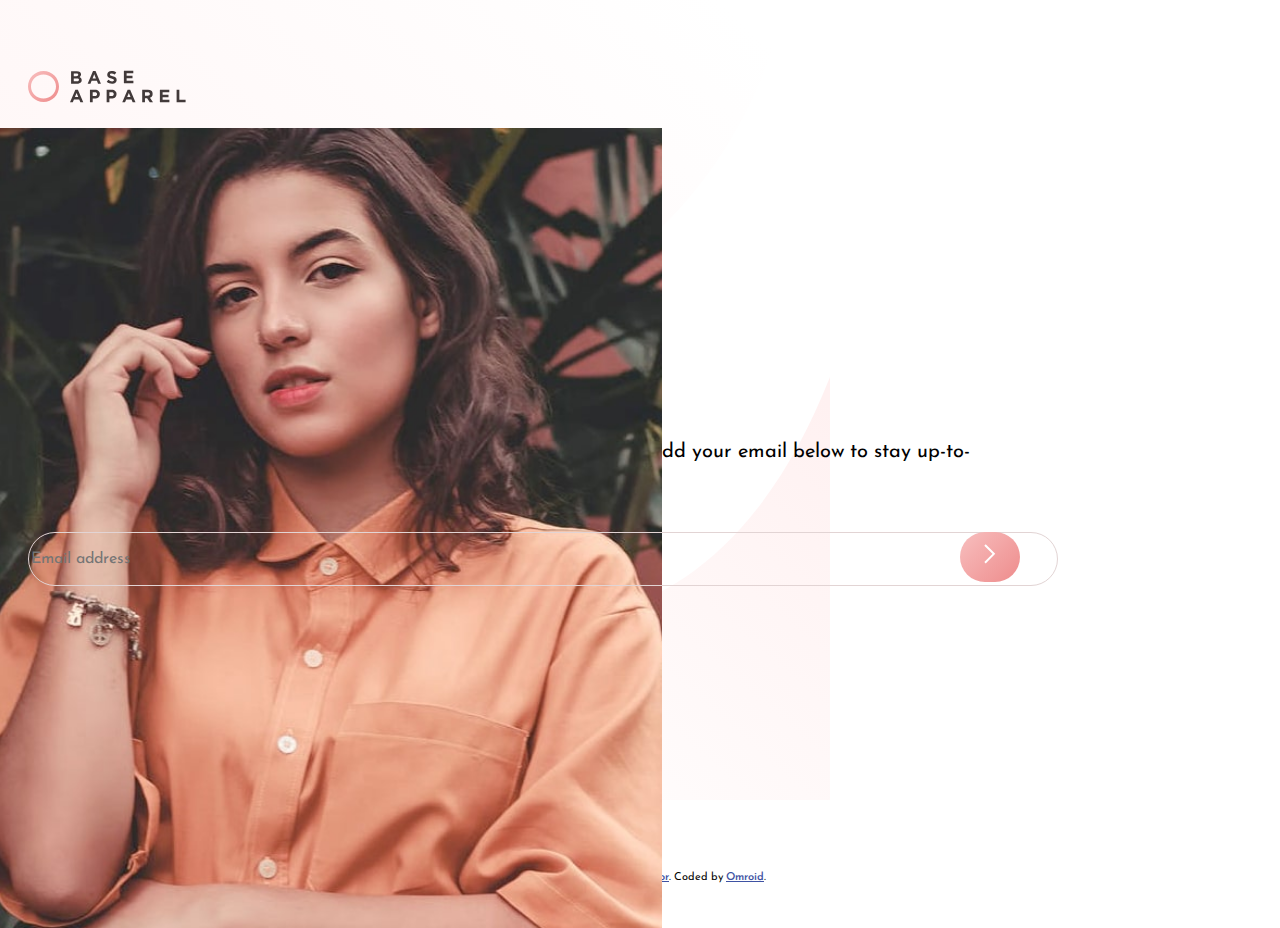
<file: base-apparel-coming-soon-master/index.html>
﻿<!DOCTYPE html>
<html lang="en">
<head>
    <meta charset="UTF-8">
    <meta name="viewport" content="width=device-width, initial-scale=1.0"> <!-- displays site properly based on user's device -->
    <link rel="stylesheet" href="https://cdn.jsdelivr.net/npm/bootstrap@4.5.3/dist/css/bootstrap.min.css" integrity="sha384-TX8t27EcRE3e/ihU7zmQxVncDAy5uIKz4rEkgIXeMed4M0jlfIDPvg6uqKI2xXr2" crossorigin="anonymous">
    <link rel="stylesheet" href="styles.css">

    <!-- jQuery and JS bundle w/ Popper.js -->
    <script src="https://code.jquery.com/jquery-3.5.1.slim.min.js" integrity="sha384-DfXdz2htPH0lsSSs5nCTpuj/zy4C+OGpamoFVy38MVBnE+IbbVYUew+OrCXaRkfj" crossorigin="anonymous"></script>
    <script src="https://cdn.jsdelivr.net/npm/bootstrap@4.5.3/dist/js/bootstrap.bundle.min.js" integrity="sha384-ho+j7jyWK8fNQe+A12Hb8AhRq26LrZ/JpcUGGOn+Y7RsweNrtN/tE3MoK7ZeZDyx" crossorigin="anonymous"></script>

    <link rel="icon" type="image/png" sizes="32x32" href="./images/favicon-32x32.png">

    <title>Frontend Mentor | Base Apparel coming soon page</title>
    <!-- Feel free to remove these styles or customise in your own stylesheet 👍 -->
    
    <script>

        const parameters = {};
        function init() {
            parameters.email = document.getElementById("email");
            parameters.error = document.getElementById("error");
        }

        function ValidateEmail() {
            let mailformat = /^[a-zA-Z0-9.!#$%&'*+/=?^_`{|}~-]+@[a-zA-Z0-9-]+(?:\.[a-zA-Z0-9-]+)*$/;
            if (parameters.email.value.match(mailformat)) {
                parameters.error.innerHTML = "";
            }
            else {
                parameters.error.innerHTML = "Please provide valid email";
            }
         }
    </script>
</head>
<body onload="init()">

    <div class="container">
        <div class="row" style="position:static">
            <div class="col-md-7">
                <div class="logo_Container"><img src="./images/logo.svg" /></div>
            </div>


            <div class="col-md-5">
                <div class="img1">
                </div>

            </div>
            <div class="col-md-7">
                <div class="contant_container">
                    <h2> WER'E </h2><h3>COMMING SOON</h3>
                    <p>
                        Hello fellow shoppers! We're currently building our new fashion store.
                        Add your email below to stay up-to-date with announcements and our launch deals.
                        Email Address
                    </p>
                </div>
                <div class="form_container">
                    <input type="email" class="form-control email_txt" placeholder="Email address" id="email" />
                    <button class="btn" onclick="ValidateEmail()"><img src="./images/icon-arrow.svg" /></button>
                    <div class="error_txt"><p id="error"></p></div>
                </div>

            </div>

        </div>

    </div>
    <footer>
        <p class="attribution">
            Challenge by <a href="https://www.frontendmentor.io?ref=challenge" target="_blank">Frontend Mentor</a>.
            Coded by <a href="#">Omroid</a>.
        </p>
    </footer>




</body>
</html>
</file>
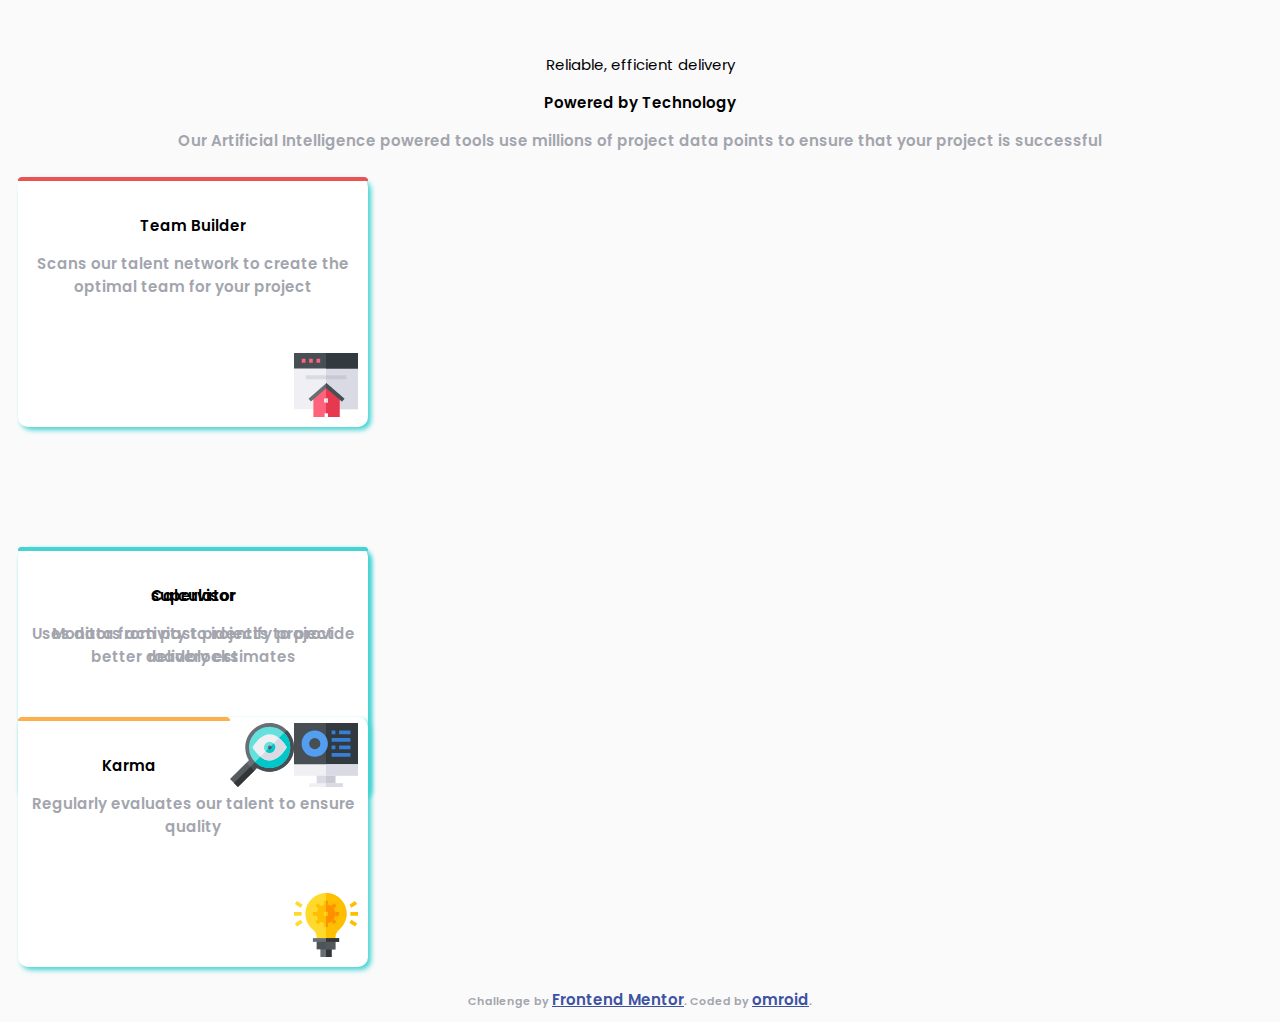
<file: four-card-feature-section-master/index.html>
﻿<!DOCTYPE html>
<html lang="en">
<head>
    <meta charset="UTF-8">
    <meta name="viewport" content="width=device-width, initial-scale=1.0"> <!-- displays site properly based on user's device -->
    <!-- CSS -->
    <link rel="stylesheet" href="https://cdn.jsdelivr.net/npm/bootstrap@4.5.3/dist/css/bootstrap.min.css" integrity="sha384-TX8t27EcRE3e/ihU7zmQxVncDAy5uIKz4rEkgIXeMed4M0jlfIDPvg6uqKI2xXr2" crossorigin="anonymous">

    <!-- jQuery and JS bundle w/ Popper.js -->
    <script src="https://code.jquery.com/jquery-3.5.1.slim.min.js" integrity="sha384-DfXdz2htPH0lsSSs5nCTpuj/zy4C+OGpamoFVy38MVBnE+IbbVYUew+OrCXaRkfj" crossorigin="anonymous"></script>
    <script src="https://cdn.jsdelivr.net/npm/bootstrap@4.5.3/dist/js/bootstrap.bundle.min.js" integrity="sha384-ho+j7jyWK8fNQe+A12Hb8AhRq26LrZ/JpcUGGOn+Y7RsweNrtN/tE3MoK7ZeZDyx" crossorigin="anonymous"></script>
    <link rel="icon" type="image/png" sizes="32x32" href="./images/favicon-32x32.png">
    <link rel="stylesheet" href="styles.css">
    <title>Frontend Mentor | Four card feature section</title>
    <!-- Feel free to remove these styles or customise in your own stylesheet 👍 -->
 
</head>
<body>
    <div class="container">
        <div class="row">
            <div class="col" style="padding-top:30px;">
                <h3 class="mainTitle"> Reliable, efficient delivery</h3>
                <h3 class="bold">Powered by Technology</h3>
                <p>Our Artificial Intelligence powered tools use millions of project data points to ensure that your project is successful</p>
            </div>
        </div>
        <div class="row">
            <div class="col-md-4 offset-md-4 pading">
                <div class="divCard">
                    <hr class="line" style="border: 2px solid var(--Red);background-color: var(--Red);">
                    <div class="pading">
                        <h3 class="bold">Team Builder</h3>
                        <p>Scans our talent network to create the optimal team for your project</p>
                        <img class="imgDiv" src="./images/icon-team-builder.svg" />
                       
                    </div>
                </div>
            </div>


            <div class="col-md-4 pading div1" >
                <div class="divCard">
                    <hr class="line" style="border: 2px solid var(--Blue);background-color: var(--Blue);">
                    <div class="pading">
                        <h3 class="bold">  Calculator</h3>
                        <p> Uses data from past projects to provide better delivery estimates</p>
                        <img class="imgDiv" src="./images/icon-calculator.svg" />
                    </div>
                    </div>
                </div>


            <div class="col-md-4 pading div2">
                <div class="divCard">
                    <hr class="line" style="border: 2px solid var(--Cyan);background-color:var(--Cyan);">
                    <div class="pading">
                        <h3 class="bold">supervisor</h3>
                        <p>Monitors activity to identify project roadblocks</p>
                        <img class="imgDiv" src="./images/icon-supervisor.svg" />
                    </div>
                    </div>
                </div>
            <div class="col-md-4 pading div3">
                <div class="divCard">
                    <hr class="line" style="border: 2px solid var(--Orange);background-color: var(--Orange);">
                    <div class="pading">
                        <h3 class="bold">Karma</h3>
                        <p>Regularly evaluates our talent to ensure quality</p>
                        <img class="imgDiv" style="" src="./images/icon-karma.svg" />
                    </div>
                </div>
                </div>


        </div>
</div>

        <footer>
            <p class="attribution">
                Challenge by <a href="https://www.frontendmentor.io?ref=challenge" target="_blank">Frontend Mentor</a>.
                Coded by <a href="#">omroid</a>.
            </p>
        </footer>
    
</body>
</html>
</file>
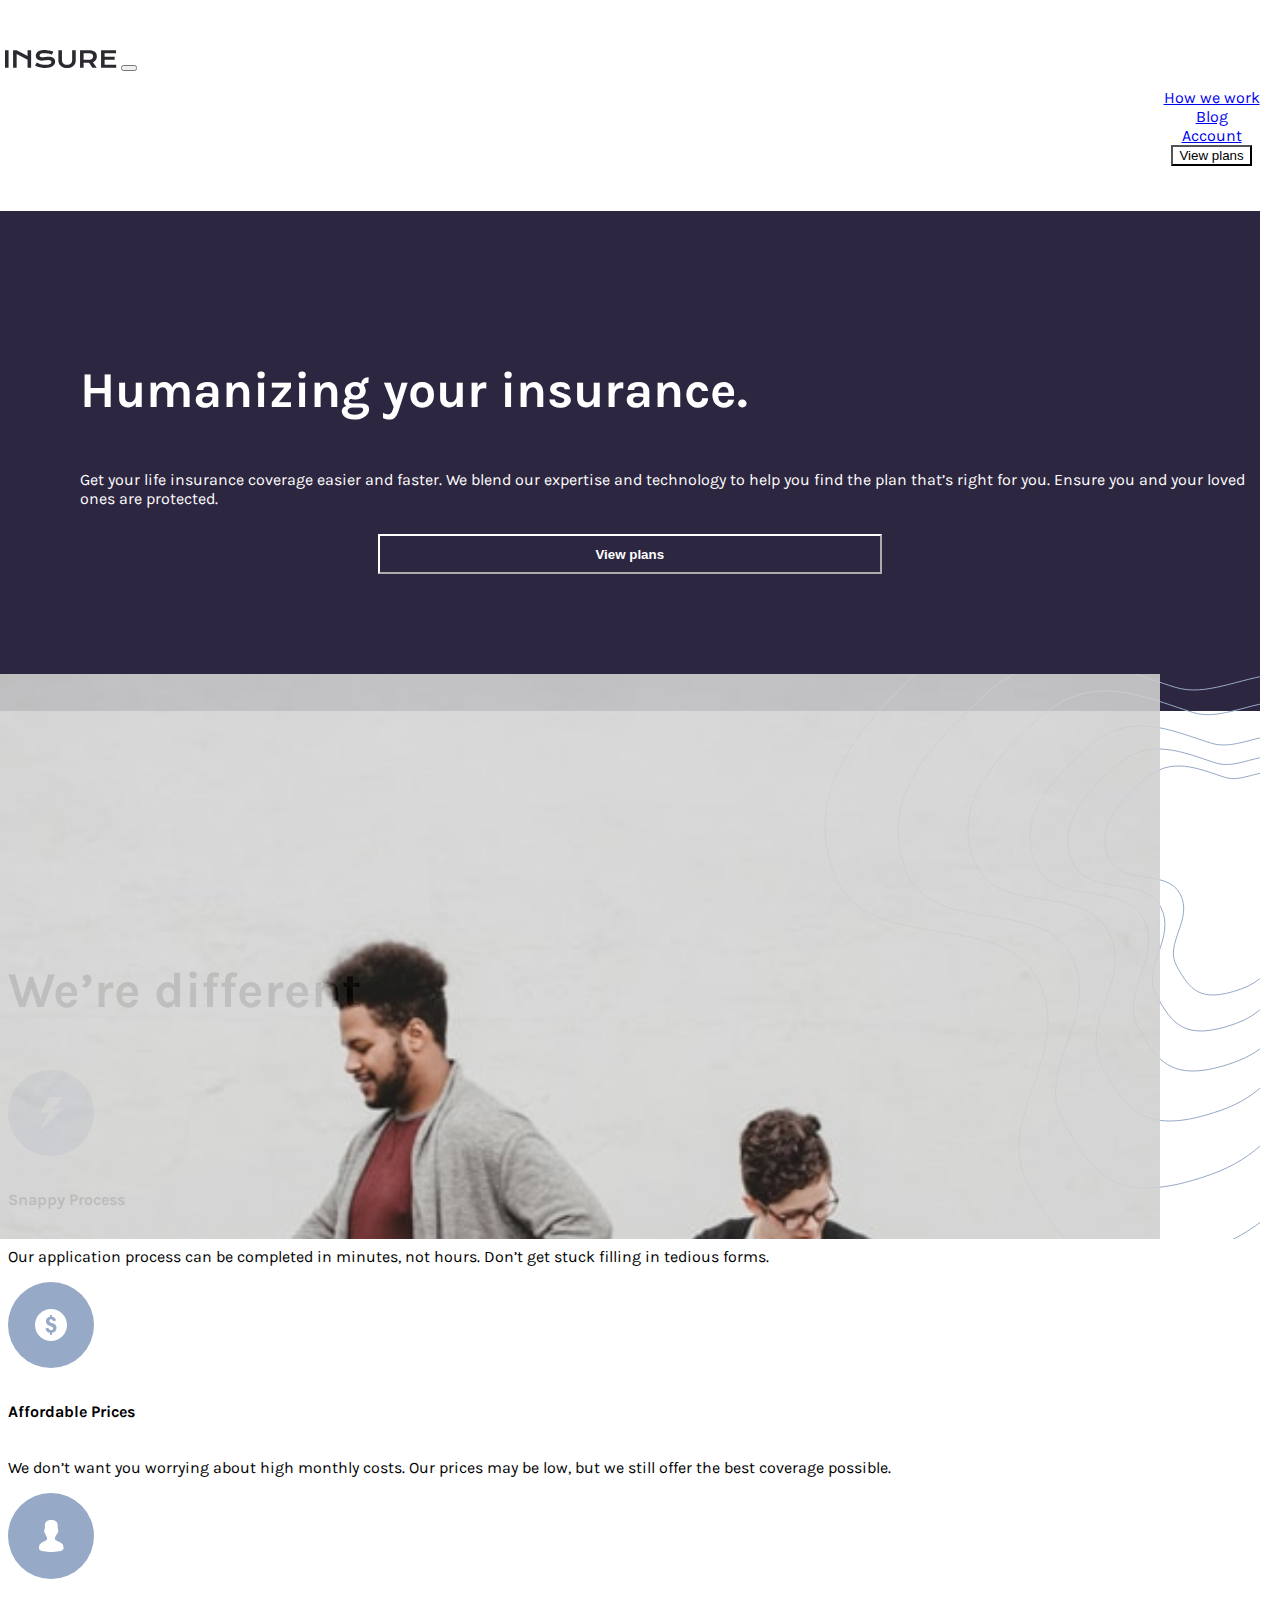
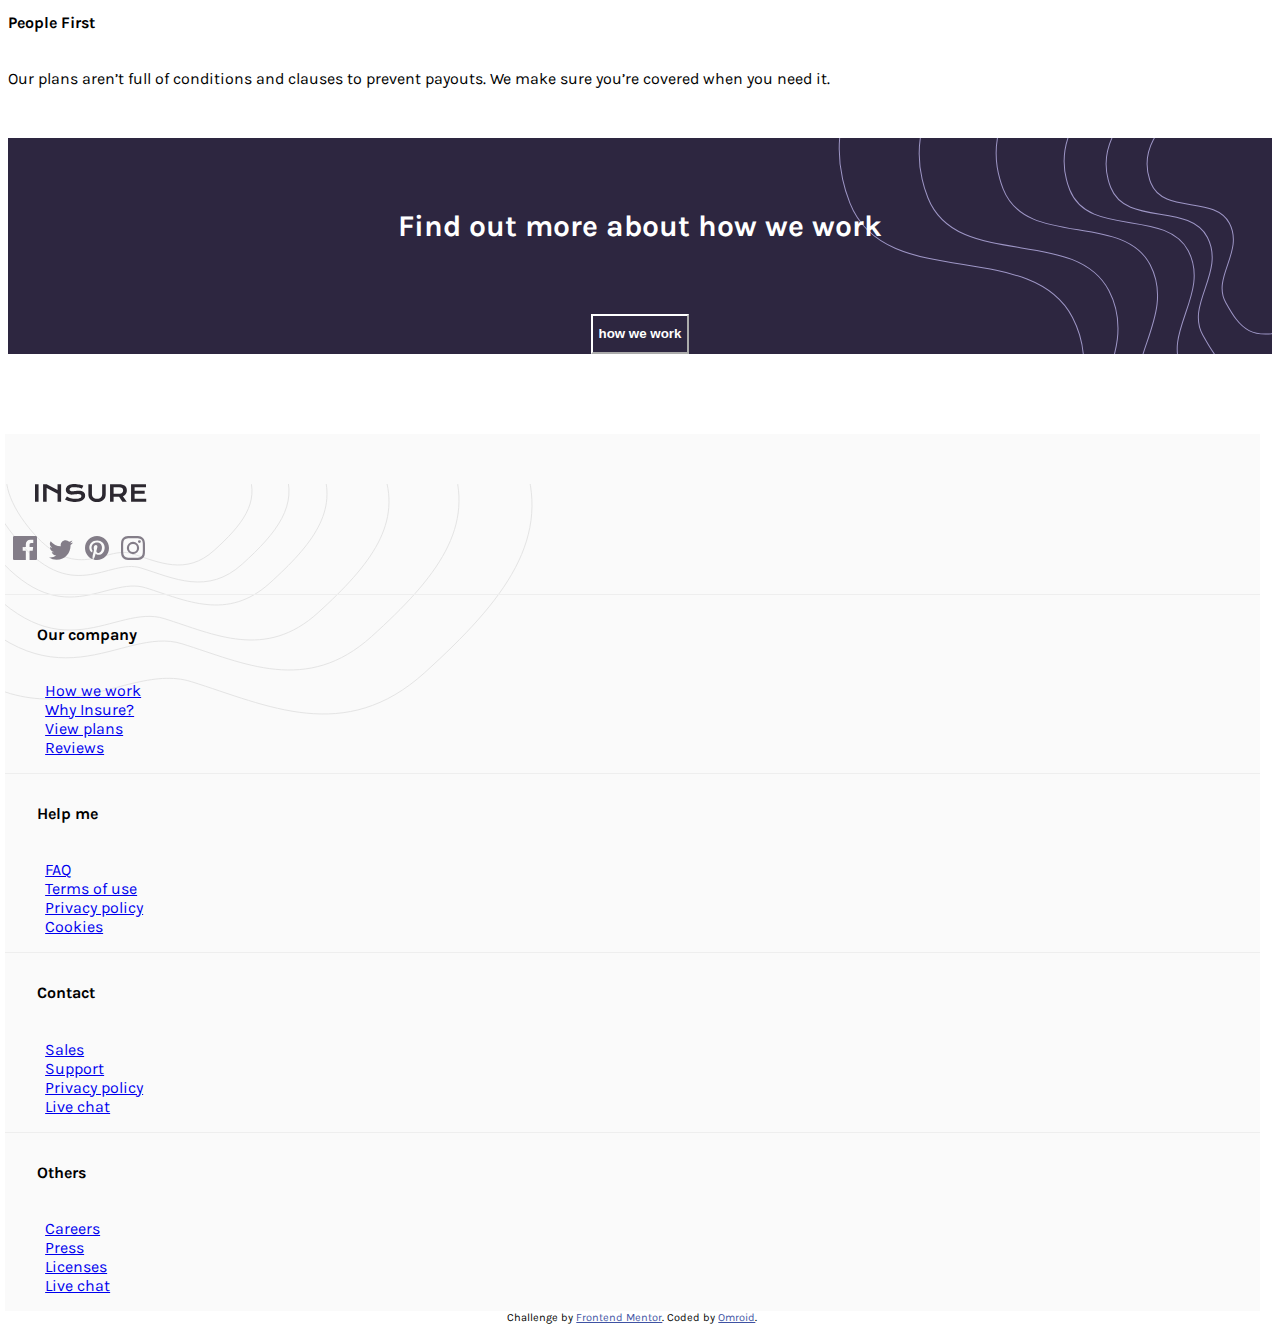
<file: insure-landing-page-master/index.html>
﻿<!DOCTYPE html>
<html lang="en">
<head>
    <meta charset="UTF-8">
    <meta name="viewport" content="width=device-width, initial-scale=1.0"> <!-- displays site properly based on user's device -->
    <!-- CSS -->
    <link rel="stylesheet" href="https://cdn.jsdelivr.net/npm/bootstrap@4.5.3/dist/css/bootstrap.min.css" integrity="sha384-TX8t27EcRE3e/ihU7zmQxVncDAy5uIKz4rEkgIXeMed4M0jlfIDPvg6uqKI2xXr2" crossorigin="anonymous">

    <!-- jQuery and JS bundle w/ Popper.js -->
    <script src="https://code.jquery.com/jquery-3.5.1.slim.min.js" integrity="sha384-DfXdz2htPH0lsSSs5nCTpuj/zy4C+OGpamoFVy38MVBnE+IbbVYUew+OrCXaRkfj" crossorigin="anonymous"></script>
    <script src="https://cdn.jsdelivr.net/npm/bootstrap@4.5.3/dist/js/bootstrap.bundle.min.js" integrity="sha384-ho+j7jyWK8fNQe+A12Hb8AhRq26LrZ/JpcUGGOn+Y7RsweNrtN/tE3MoK7ZeZDyx" crossorigin="anonymous"></script>
    <link rel="icon" type="image/png" sizes="32x32" href="./images/favicon-32x32.png">

    <title>Frontend Mentor | Insure landing page</title>
    <!-- Feel free to remove these styles or customise in your own stylesheet 👍 -->
    <link rel="stylesheet" href="styles.css">
</head>
<body>
    <div class="container">
        <div class="row">

            <div class="col navCol">
                <nav class="navbar navbar-expand-sm navbar-light inner">
                    <img src="./images/logo.svg" />
                    <button class="navbar-toggler collapsed" type="button" data-toggle="collapse" data-target="#navbarSupportedContent" aria-controls="navbarSupportedContent" aria-expanded="false" aria-label="Toggle navigation">
                        <span class="navbar-toggler-icon"></span>
                    </button>
                    <div class="collapse navbar-collapse" id="navbarSupportedContent">

                        <ul class="navbar-nav">
                            <li class="nav-item">
                                <a class="nav-link" href="#">How we work </a>
                            </li>
                            <li class="nav-item">
                                <a class="nav-link" href="#">Blog</a>
                            </li>
                            <li class="nav-item">
                                <a class="nav-link" href="#">Account</a>
                            </li>

                            <li class="nav-item">
                                <div class=" nav-link "><button class="toolbarBtnView">View plans</button></div>
                            </li>
                        </ul>

                    </div>


                </nav>
            </div>
        </div>
        <div class="row humazingRowDiv ">
            <div class="row darkColored humazingRowDiv inner ">
                <div class="col-sm-6 humazingColDiv1">
                    <h3> Humanizing your insurance.</h3>
                    <p>
                        Get your life insurance coverage easier and faster. We blend our expertise
                        and technology to help you find the plan that’s right for you. Ensure you
                        and your loved ones are protected.
                    </p>
                    <div style="text-align:center; padding-top:10px;">
                        <button type="button" class="btn1 humazingBtn">View plans</button>
                    </div>
                </div>
                <div class="col-sm-6 humazingColDiv2">
                    <div class="image-intro"></div>

                </div>
            </div>
        </div>
        <div class="row center">
            <div class="col">
                <h3>We’re different</h3>
            </div>
        </div>
        <div class="row center">
            <div class="col-sm-4">
                <img src="./images/icon-snappy-process.svg" />
                <h6>Snappy Process</h6>
                <p>
                    Our application process can be completed in minutes, not hours. Don’t get
                    stuck filling in tedious forms.
                </p>

            </div>
            <div class="col-sm-4">
                <img src="./images/icon-affordable-prices.svg" />
                <h6>Affordable Prices</h6>
                <p>
                    We don’t want you worrying about high monthly costs. Our prices may be low,
                    but we still offer the best coverage possible.
                </p>

            </div>
            <div class="col-sm-4">
                <img src="./images/icon-people-first.svg" />
                <h6>People First</h6>
                <p>
                    Our plans aren’t full of conditions and clauses to prevent payouts. We make
                    sure you’re covered when you need it.
                </p>

            </div>

        </div>
        <div class="row darkColored ">
            <div class="col howWeWorkDiv">
                <div class="row">
                    <div class="col-sm-6 howWeWorkLineDiv">
                        <h4>Find out more about how we work</h4>
                    </div>
                    <div class="col-sm-3 offset-sm-3 howWeWorkLineDiv">
                        <button type="button" class="btn1">how we work</button>
                    </div>
                </div>
            </div>


        </div>

        <div class="row center inner" style="background-color:var(--Very_Light_Gray) ">
            <div class="col" style="background:url(./images/bg-pattern-footer-desktop.svg) no-repeat; background-position:top left">
                <div class="row">
                    <div class="col-sm-6 buttomLogo">

                        <img src="./images/logo.svg" />


                    </div>
                    <div class="col-sm-3 offset-sm-3">
                        <img class="icon" src="images/icon-facebook.svg" />
                        <img class="icon" src="./images/icon-twitter.svg" />
                        <img class="icon" src="./images/icon-pinterest.svg" />
                        <img class="icon" src="./images/icon-instagram.svg" />

                    </div>
                    <div class="col-sm-3 linksDiv companyDiv">
                        <h6>Our company</h6>
                        <ul>
                            <li><a href="#">How we work</a></li>
                            <li><a href="#">Why Insure?</a></li>
                            <li><a href="#">View plans</a></li>
                            <li><a href="#">Reviews</a></li>
                        </ul>


                    </div>
                    <div class="col-sm-3 linksDiv">
                        <h6>Help me</h6>
                        <ul>
                            <li><a href="#">FAQ</a></li>
                            <li><a href="#">Terms of use</a></li>
                            <li><a href="#">Privacy policy</a></li>
                            <li><a href="#">Cookies</a></li>
                        </ul>




                    </div>
                    <div class="col-sm-3 linksDiv">
                        <h6>Contact</h6>
                        <ul>
                            <li><a href="#">Sales</a></li>
                            <li><a href="#">Support</a></li>
                            <li><a href="#">Privacy policy</a></li>
                            <li><a href="#">Live chat</a></li>
                        </ul>
                    </div>
                    <div class="col-sm-3 linksDiv">
                        <h6>Others</h6>
                        <ul>
                            <li><a href="#">Careers</a></li>
                            <li><a href="#">Press</a></li>
                            <li><a href="#">Licenses</a></li>
                            <li><a href="#">Live chat</a> </li>
                        </ul>
                    </div>
                    <div class="col">
                        <div class="attribution">
                            Challenge by <a href="https://www.frontendmentor.io?ref=challenge" target="_blank">Frontend Mentor</a>.
                            Coded by <a href="#">Omroid</a>.
                        </div>
                    </div>
                </div>
            </div>
        </div>
    </div>
     
</body>
</html>
</file>
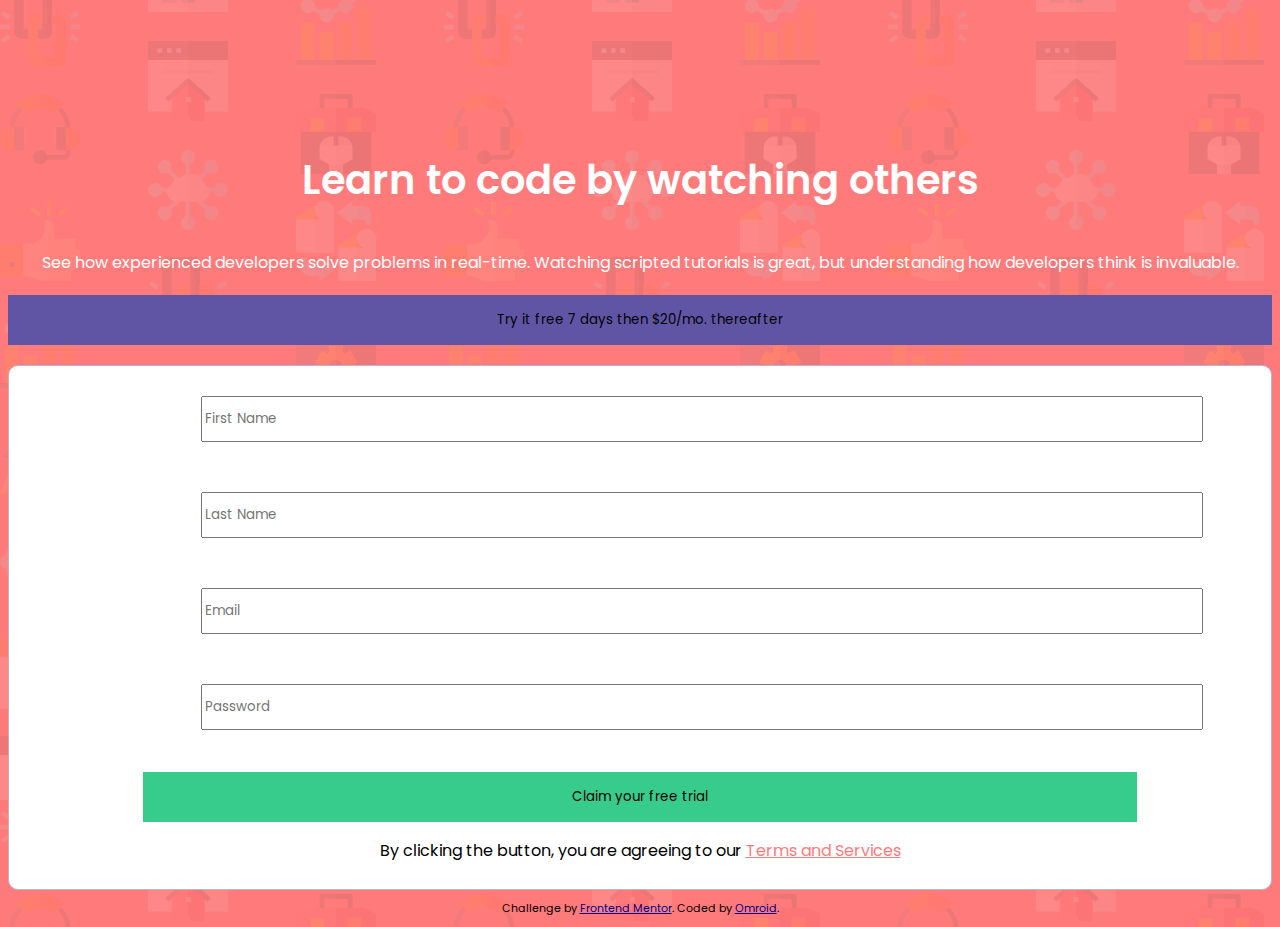
<file: intro-component-with-signup-form-master/index.html>
﻿<!DOCTYPE html>
<html lang="en">
<head>
    <meta charset="UTF-8">
    <meta name="viewport" content="width=device-width, initial-scale=1.0"> <!-- displays site properly based on user's device -->
    <link rel="stylesheet" href="https://cdn.jsdelivr.net/npm/bootstrap@4.5.3/dist/css/bootstrap.min.css" integrity="sha384-TX8t27EcRE3e/ihU7zmQxVncDAy5uIKz4rEkgIXeMed4M0jlfIDPvg6uqKI2xXr2" crossorigin="anonymous">

    <!-- jQuery and JS bundle w/ Popper.js -->
    <script src="https://code.jquery.com/jquery-3.5.1.slim.min.js" integrity="sha384-DfXdz2htPH0lsSSs5nCTpuj/zy4C+OGpamoFVy38MVBnE+IbbVYUew+OrCXaRkfj" crossorigin="anonymous"></script>
    <script src="https://cdn.jsdelivr.net/npm/bootstrap@4.5.3/dist/js/bootstrap.bundle.min.js" integrity="sha384-ho+j7jyWK8fNQe+A12Hb8AhRq26LrZ/JpcUGGOn+Y7RsweNrtN/tE3MoK7ZeZDyx" crossorigin="anonymous"></script>
    <link rel="icon" type="image/png" sizes="32x32" href="./images/favicon-32x32.png">
    <link rel="stylesheet" href="styles.css">
    <title>Frontend Mentor | Intro component with sign up form</title>
    <!-- Feel free to remove these styles or customise in your own stylesheet 👍 -->

    <script>
        const param = {}
        function init() {
            param.container = document.getElementById("container");
            insertParametersObj(param, param.container);

        }
        function insertParametersObj(obj, currentElement) {
            if (currentElement.id && currentElement.id.length > 0) {
                obj[currentElement.id] = currentElement;
            }

            if (currentElement.hasChildNodes()) {
                insertParametersObj(obj, currentElement.firstChild);
            }

            if (currentElement.nextElementSibling != null) {
                insertParametersObj(obj, currentElement.nextElementSibling);
            }
        }

        function validate() {
            param.errorFirstName.style.visibility = "hidden";
            param.errorLastName.style.visibility = "hidden";
            param.errorPassword.style.visibility = "hidden";
            param.errorEmail.style.visibility = "hidden";
            param.errorMessageFirstName.style.visibility = "hidden";
            param.errorMessageLastName.style.visibility = "hidden";
            param.errorMessagePassword.style.visibility = "hidden";
            param.errorMessageEmail.style.visibility = "hidden";


            if (emptyNoSpaces_validation(param.FirstName) === false) {
                param.errorFirstName.style.visibility = "visible";
                param.errorMessageFirstName.style.visibility = "visible";

            }
            if (emptyNoSpaces_validation(param.LastName) === false) {
                param.errorLastName.style.visibility = "visible";
                param.errorMessageLastName.style.visibility = "visible";

            }
            if (emptyNoSpaces_validation(param.Password) === false) {
                param.errorPassword.style.visibility = "visible";
                param.errorMessagePassword.style.visibility = "visible";

            }
            if (ValidateEmail(param.Email) === false) {
                param.errorEmail.style.visibility = "visible";
                param.errorMessageEmail.style.visibility = "visible";

            }
        }

        function emptyNoSpaces_validation(uid) {

            if (uid.value.indexOf(' ') >= 0) {
                return false;
            }

            let uid_len = uid.value.length;
            if (uid_len == 0) {
                return false;
            }
            return true;
        }

        function ValidateEmail(uemail) {
            var mailformat = /^\w+([\.-]?\w+)*@\w+([\.-]?\w+)*(\.\w{2,3})+$/;
            if (uemail.value.match(mailformat)) {
                return true;
            }
            return false;

        }

    </script>
</head>
<body onload="init()">
    <div class="container" id="container">
        <div class="row">
            <div class="col-sm-6 contant-container">
                <h3>Learn to code by watching others</h3>
                <p>
                    See how experienced developers solve problems in real-time. Watching scripted tutorials is great,
                    but understanding how developers think is invaluable.
                </p>
            </div>
            <div class="col-sm-6">
                <button type="button" class="btn btn-primary" style="width:100%; background-color:var(--Blue);border:none">Try it free 7 days then $20/mo. thereafter</button>
                <div class="form-container"> 
                    <div class="hidden" id="errorFirstName"><img src="./images/icon-error.svg" class="icon-error" style="top:20%" /></div>
                    <input type="text" class="form-control" placeholder="First Name" id="FirstName" />
                    <p id="errorMessageFirstName" class="redColored errorMessage hidden">First Name can't be empty or with spaces</p>
                    <div class="hidden" id="errorLastName"><img src="./images/icon-error.svg" class="icon-error" style="top:35%" /></div>
                    <input type="text" class="form-control" placeholder="Last Name" id="LastName" />
                    <p id="errorMessageLastName" class="redColored errorMessage hidden">Last Name can't be empty or with spaces</p>
                    <div class="hidden" id="errorEmail"><img src="./images/icon-error.svg" class="icon-error" style="top:49.5%" /></div>
                    <input type="email" class="form-control" placeholder="Email" id="Email" />
                    <p id="errorMessageEmail" class="redColored errorMessage hidden">Email is not valid</p>
                    <div class="hidden" id="errorPassword"><img src="./images/icon-error.svg" class="icon-error" style="top:64%" /></div>
                    <input type="password" class="form-control" placeholder="Password" id="Password" />
                    <p id="errorMessagePassword" class="redColored errorMessage hidden">Password can't be empty or with spaces</p>
                    <button type="button" class="btn btn-primary" onclick="validate()" style="background-color:var(--Green);border:none"> Claim your free trial</button>
                    <p>By clicking the button, you are agreeing to our <a href="#" class="redColored">Terms and Services</a> </p>
                </div>
            </div>
        </div>
        </div>
                <footer>
                    <p class="attribution">
                        Challenge by <a href="https://www.frontendmentor.io?ref=challenge" target="_blank" style="color:darkblue">Frontend Mentor</a>.
                        Coded by <a href="#" style="color:darkblue">Omroid</a>.
                    </p>
                </footer>
</body>
</html>
</file>
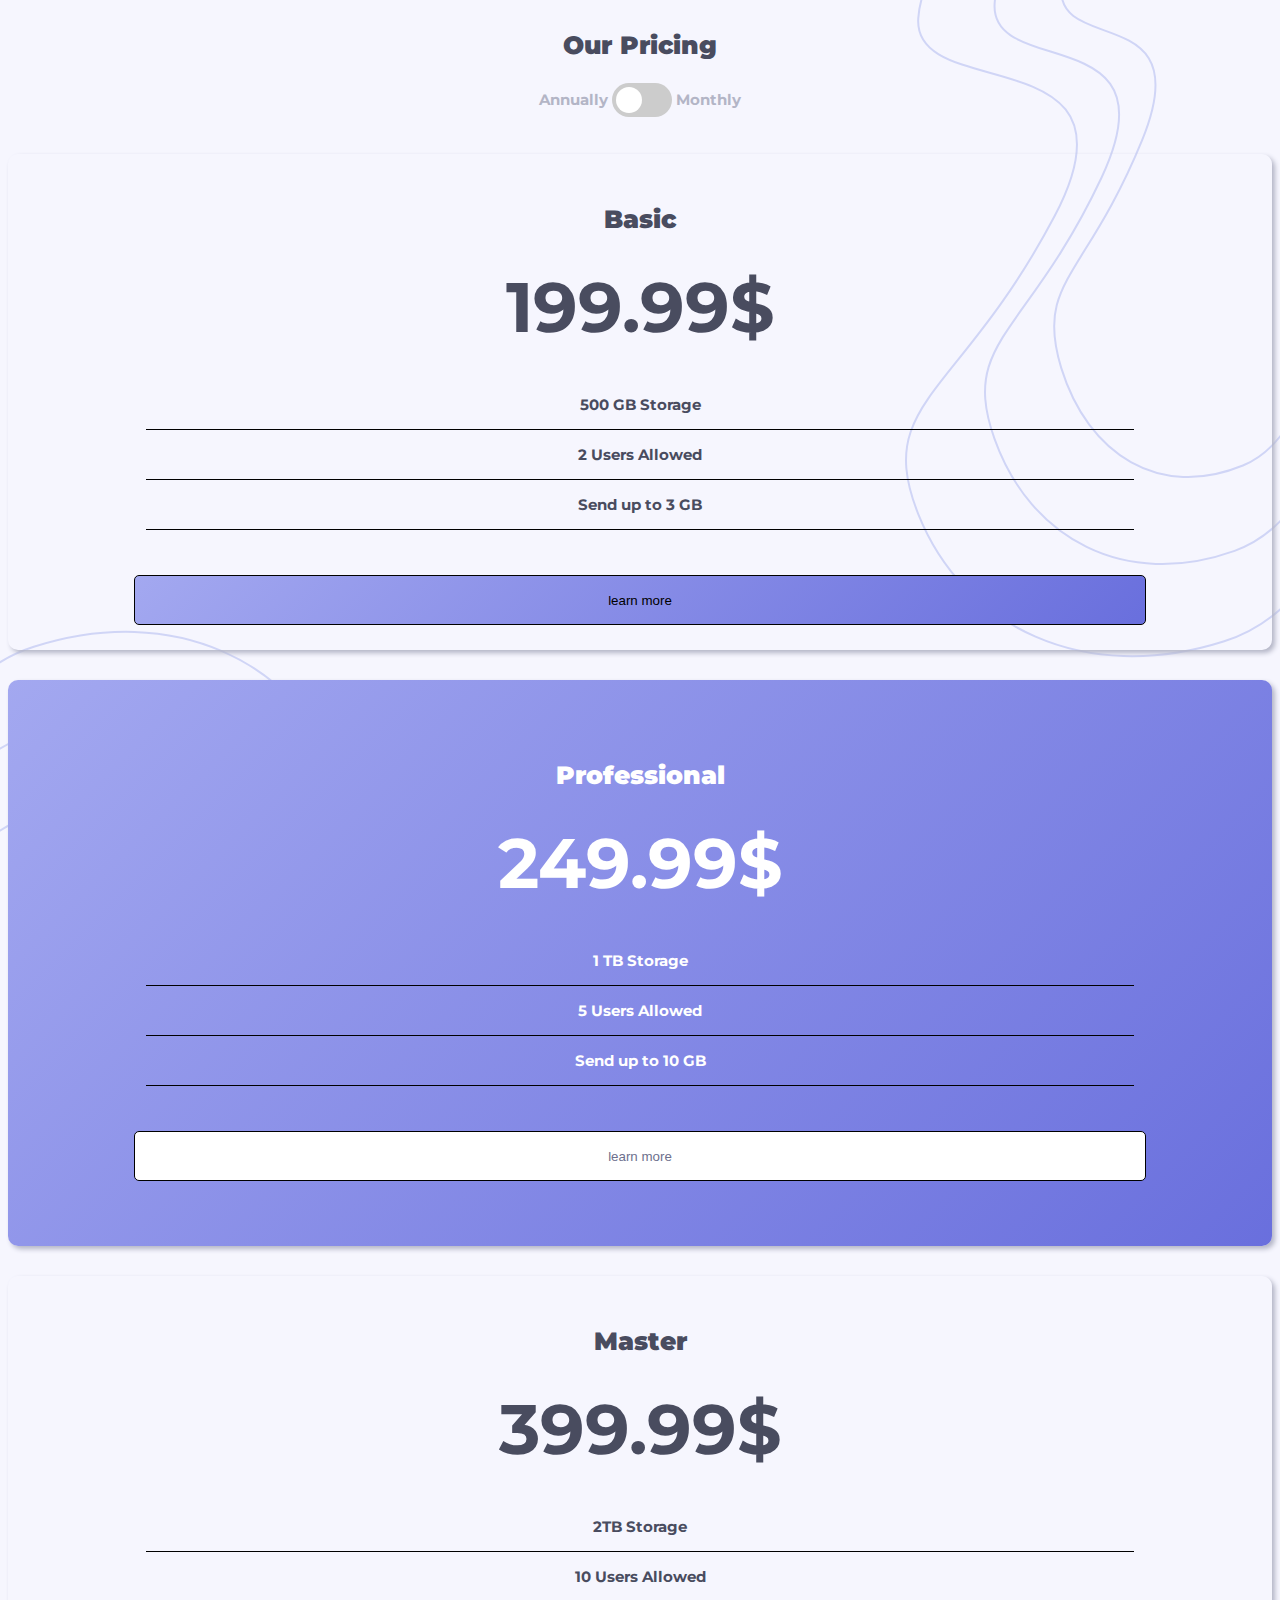
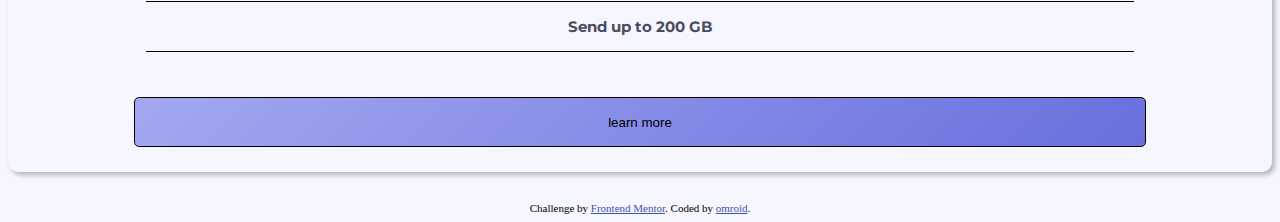
<file: pricing-component-with-toggle-master/index.html>
﻿<!DOCTYPE html>
<html lang="en">
<head>
    <meta charset="UTF-8">
    <meta name="viewport" content="width=device-width, initial-scale=1.0"> <!-- displays site properly based on user's device -->
    <link rel="stylesheet" href="https://cdn.jsdelivr.net/npm/bootstrap@4.5.3/dist/css/bootstrap.min.css" integrity="sha384-TX8t27EcRE3e/ihU7zmQxVncDAy5uIKz4rEkgIXeMed4M0jlfIDPvg6uqKI2xXr2" crossorigin="anonymous">

    <!-- jQuery and JS bundle w/ Popper.js -->
    <script src="https://code.jquery.com/jquery-3.5.1.slim.min.js" integrity="sha384-DfXdz2htPH0lsSSs5nCTpuj/zy4C+OGpamoFVy38MVBnE+IbbVYUew+OrCXaRkfj" crossorigin="anonymous"></script>
    <script src="https://cdn.jsdelivr.net/npm/bootstrap@4.5.3/dist/js/bootstrap.bundle.min.js" integrity="sha384-ho+j7jyWK8fNQe+A12Hb8AhRq26LrZ/JpcUGGOn+Y7RsweNrtN/tE3MoK7ZeZDyx" crossorigin="anonymous"></script>
    <link rel="icon" type="image/png" sizes="32x32" href="./images/favicon-32x32.png">
    <link rel="stylesheet" href="styles.css">
    <title>Frontend Mentor | [Challenge Name Here]</title>
    <!-- Feel free to remove these styles or customise in your own stylesheet 👍 -->

    <script>
        const param = {}
        function init() {
            param.container = document.getElementById("container");
            insertParametersObj(param, param.container);
            param.priceMonthly = [19.99, 24.99, 39.99];
            param.priceAnnually = [199.99, 249.99, 399.99];
            changePrice();

        }
        function insertParametersObj(obj, currentElement) {
            if (currentElement.id && currentElement.id.length > 0) {
                obj[currentElement.id] = currentElement;
            }

            if (currentElement.hasChildNodes()) {
                insertParametersObj(obj, currentElement.firstChild);
            }

            if (currentElement.nextElementSibling != null) {
                insertParametersObj(obj, currentElement.nextElementSibling);
            }
        }
        function mouseControl() {
            changePrice();
        }
        function keyboardControl(e) {
            if (e.keyCode = 32) {
                param.switch.checked = !param.switch.checked;
                changePrice();
            }
        }
        function changePrice() {
            if (param.switch.checked === false) {
                param.priceBasic.innerHTML = param.priceAnnually[0] + "$";
                param.priceProfessional.innerHTML = param.priceAnnually[1] + "$";
                param.priceMaster.innerHTML = param.priceAnnually[2] + "$";
            }
            else {
                param.priceBasic.innerHTML = param.priceMonthly[0] + "$";
                param.priceProfessional.innerHTML = param.priceMonthly[1] + "$";
                param.priceMaster.innerHTML = param.priceMonthly[2] + "$";
            }
        }
    </script>
</head>
<body onload="init()">
    <div class="container" id="container">
        <div class="row">
            <div class="col">
                <h3> Our Pricing</h3>  
            </div>
        </div>
        <div class="row">
            <div class="col">
                <span>Annually</span>
                <label class="switch">
                    <input type="checkbox" id="switch" onclick="mouseControl()" onkeypress="keyboardControl(e)">
                    <span class="slider round"></span>
                </label>
                <span>Monthly</span>
            </div>
        </div>
        <div class="row">
            <div class="col-sm-4">
                <div class="side_card card">
                    <h3>Basic</h3>
                    <strong id="priceBasic"></strong>
                    <ul>
                        <li class="border_Buttom_Line">500 GB Storage</li>
                        <li class="border_Buttom_Line">2 Users Allowed</li>
                        <li class="border_Buttom_Line">Send up to 3 GB</li>
                    </ul>
                    <button type="button" class="btn btn-primary side_btn">learn more</button>
                </div>

            </div>
            <div class="col-sm-4">
                <div class="main_card card">
                    <h3>Professional</h3>
                    <strong id="priceProfessional"></strong>
                    <ul>
                        <li class="border_Buttom_Line">1 TB Storage</li>
                        <li class="border_Buttom_Line"> 5 Users Allowed</li>
                        <li class="border_Buttom_Line">Send up to 10 GB</li>
                    </ul>

                    <button type="button" class="btn btn-primary main_btn">learn more</button>
                </div>
            </div>
            <div class="col-sm-4">
                <div class="side_card card">
                    <h3>Master</h3>
             
                    <strong id="priceMaster"></strong>
                    <ul>
                        <li class="border_Buttom_Line">2TB Storage</li>
                        <li class="border_Buttom_Line">10 Users Allowed</li>
                        <li class="border_Buttom_Line">Send up to 200 GB</li>
                    </ul>
                    <button type="button" class="btn btn-primary side_btn">learn more</button>
                </div>
            </div>
        </div>
    </div>
                <div class="attribution">
                    Challenge by <a href="https://www.frontendmentor.io?ref=challenge" target="_blank">Frontend Mentor</a>.
                    Coded by <a href="#">omroid</a>.
                </div>
</body>
</html>
</file>
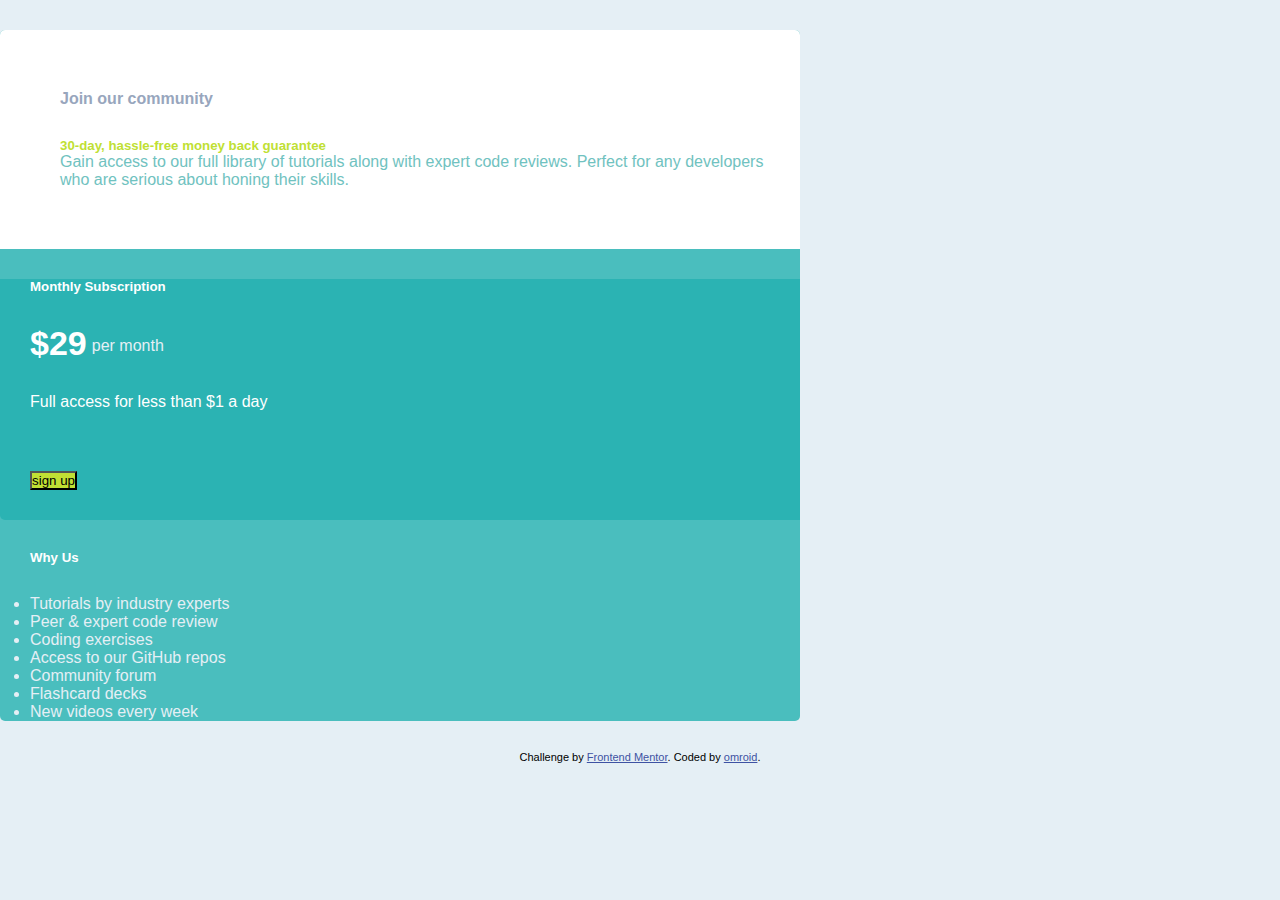
<file: single-price-grid-component-master/index.html>
﻿<!DOCTYPE html>
<html lang="en">
<head>
    <meta charset="UTF-8">
    <meta name="viewport" content="width=device-width, initial-scale=1.0"> <!-- displays site properly based on user's device -->
    <!-- CSS -->
    <link rel="stylesheet" href="https://cdn.jsdelivr.net/npm/bootstrap@4.5.3/dist/css/bootstrap.min.css" integrity="sha384-TX8t27EcRE3e/ihU7zmQxVncDAy5uIKz4rEkgIXeMed4M0jlfIDPvg6uqKI2xXr2" crossorigin="anonymous">

    <!-- jQuery and JS bundle w/ Popper.js -->
    <script src="https://code.jquery.com/jquery-3.5.1.slim.min.js" integrity="sha384-DfXdz2htPH0lsSSs5nCTpuj/zy4C+OGpamoFVy38MVBnE+IbbVYUew+OrCXaRkfj" crossorigin="anonymous"></script>
    <script src="https://cdn.jsdelivr.net/npm/bootstrap@4.5.3/dist/js/bootstrap.bundle.min.js" integrity="sha384-ho+j7jyWK8fNQe+A12Hb8AhRq26LrZ/JpcUGGOn+Y7RsweNrtN/tE3MoK7ZeZDyx" crossorigin="anonymous"></script>
    <link rel="icon" type="image/png" sizes="32x32" href="./images/favicon-32x32.png">
    <link rel="stylesheet" href="styles.css">
    <title>Frontend Mentor | Single Price Grid Component</title>
    <!-- Feel free to remove these styles or customise in your own stylesheet 👍 -->

</head>
<body>

        <div class="container containerDiv">

            <div class="row row1">
                <div class="col">
                    <h4 class="title1 margin">Join our community</h4>
                    <div class="margin">
                        <h5 class="subTitle1 ">  30-day, hassle-free money back guarantee</h5>
                        <p class="pRow1">
                            Gain access to our full library of tutorials along with expert code reviews.
                            Perfect for any developers who are serious about honing their skills.</p>

                       
                    </div>
                </div>
            </div>
            <div class="row" >
                <div class="col-sm-6 col2 row2">
                    <h5 class="title2 margin">Monthly Subscription</h5>

                    <div class="pRow2 margin"><strong class="price" >&dollar;29 </strong><span class="test">per month</span></div>
                    <p class="margin"> Full access for less than &dollar;1 a day</p>
      
                        <button type="button" class="btn btn-primary btn-lg btn-block btnSignUp" >sign up</button>
                  
                </div>
                <div class="col-sm-6">
                    <h5 class="title2 margin"> Why Us</h5>
                    <ul class="margin TextColor3Div3">
                        <li>Tutorials by industry experts</li>
                        <li>Peer &amp; expert code review</li>
                        <li>Coding exercises</li>
                        <li>Access to our GitHub repos</li>
                        <li>Community forum</li>
                        <li>Flashcard decks</li>
                        <li>New videos every week</li>
                    </ul>

                </div>

            </div>
        </div>

    <footer>
        <p class="attribution">
            Challenge by <a href="https://www.frontendmentor.io?ref=challenge" target="_blank">Frontend Mentor</a>.
            Coded by <a href="#">omroid</a>.
        </p>
    </footer>
</body>
</html>
</file>
<file: base-apparel-coming-soon-master/styles.css>
﻿        @import url('https://fonts.googleapis.com/css2?family=Josefin+Sans:ital,wght@1,100&display=swap');

        *, *::before, *::after {
            font-family: 'Josefin Sans', sans-serif;
            font-size: 20px;
        }

        :root {
            --Desaturated_Red: hsl(0, 36%, 70%);
            --Soft_Red: hsl(0, 93%, 68%);
            --Dark_Grayish_Red: hsl(0, 6%, 24%);
            --Linear1: linear-gradient(135deg, hsl(0, 80%, 86%), hsl(0, 74%, 74%));
            --Linear2: linear-gradient(135deg, hsl(0, 0%, 100%), hsl(0, 100%, 98%));
        }

        body {
            background-image: url("./images/bg-pattern-desktop.svg");
            background-repeat: no-repeat;
            /*background-size: cover;*/
        }

        .container {
            max-width: 1000px;
        }

        .form_container {
            display: block;
            margin-top: 50px;
        }

        .img1 {
            background-image: url(./images/hero-desktop.jpg);
            background-size: cover;
            background-repeat: no-repeat;
            min-width: 663px;
            min-height: 800px;
            position: absolute;
            left: -1px;
        }

        .col-md-7 {
            margin-top: 50px;
            padding: 20px;
        }

        .attribution {
            margin-top: 320px;
            font-size: 11px;
            text-align: center;
        }

            .attribution a {
                color: hsl(228, 45%, 44%);
                font-size: 11px;
                font-weight: 600;
            }

        .email_txt {
            border: 1px solid hsl(0, 20%, 86%);
            background-color: inherit;
            border-radius: 30px;
            height: 50px;
            width: 80%;
            font-size: 16px;
            outline: none;
            position: absolute;
        }

        .btn {
            background-image: var(--Linear1);
            border-radius: 30px;
            border: none;
            position: absolute;
            left: 75%;
            height: 50px;
            width: 60px;
        }

            .btn:active {
                left: 77%;
            }

            .btn:hover {
                opacity: 0.8;
            }

        h2 {
            font-size: 50px;
        }

        h3 {
            font-size: 50px;
            font-weight: 700;
        }

        .error_txt {
            color: red;
            padding-left: 20px;
        }

            .error_txt p {
                position: absolute;
                font-weight: 600;
                font-size: 15px;
                margin-top: 50px;
            }

        @media screen and (max-width:767px) {
            .contant_container {
                text-align: center;
            }

            .form_container {
                text-align: center;
            }

            .img1 {
                background-image: url(./images/hero-mobile.jpg);
                position: static;
                min-width: 400px;
                min-height: 250px;
            }

            .attribution {
                margin-top: 70px;
            }
        }
</file>
<file: four-card-feature-section-master/styles.css>
﻿
    @import url('https://fonts.googleapis.com/css2?family=Poppins:wght@100;200&display=swap');

        :root {
            --Red: hsl(0, 78%, 62%);
            --Cyan: hsl(180, 62%, 55%);
            --Orange: hsl(34, 97%, 64%);
            --Blue: hsl(212, 86%, 64%);
            --Very_Dark_Blue: hsl(234, 12%, 34%);
            --Grayish_Blue: hsl(229, 6%, 66%);
            --Very_Light_Gray: hsl(0, 0%, 98%);
        }

        *, *::before, *::after {
            font-family: 'Poppins', sans-serif;
            Font-size: 15px;
            font-weight:600;
            color:var(--Grayish_Blue);
        }

        .attribution {
            font-size: 11px;
            text-align: center;
        }

            .attribution a {
                color: hsl(228, 45%, 44%);
            }

        body {
            text-align: center;
            background-color: var(--Very_Light_Gray);
        }

        .divCard {
            max-width: 350px;
            background-color: white;
            box-shadow: 3px 3px 5px var(--Cyan);
            border-radius: 10px;
            text-align: center;
            height: 250px;
        }
        .pading {
            max-width: 400px;
            padding: 10px;
            text-align: center;
        }
        .div1 {
            margin-top:100px;
        }
        .div2 {
            margin-top: -270px;
        }
        .div3 {
            margin-top: -100px;
        }
        .imgDiv {
            float:right;
           margin-top:40px;
        }
        .bold{
            font-weight:600;
            color:black;
        }
        .line {
            border-top-right-radius: 5px;
            border-top-left-radius: 5px;
            margin-top: 0px;
        }
        .mainTitle {
        font-weight:400;
        color:black;
        }
    
        @media screen and (max-width: 770px) {
            .container {
                max-width: 23.4375rem;
            }
            div.col-md-4 {
                margin-top: 0px;
            }
        }
</file>
<file: insure-landing-page-master/styles.css>
﻿
    @import url('https://fonts.googleapis.com/css2?family=Karla&display=swap');
        :root {
            --Dark_Violet: hsl(256, 26%, 20%);
            --Grayish_Blue: hsl(216, 30%, 68%);
            --Very_Dark_Violet: hsl(270, 9%, 17%);
            --Dark_Grayish_Violet: hsl(273, 4%, 51%);
            --Very_Light_Gray: hsl(0, 0%, 98%);
            --light_grey_blue:rgb(238, 238, 238);
        }

        .container {
            font-family: 'Karla', sans-serif;
        }

        nav {
            min-width: 100%;
            background-color: white;
        }
        .navbar-collapse {
            display: flex;
            justify-content: flex-end;
        }
            nav li {
                text-align: center;
            }

        nav button.navbar-toggler.collapsed span {
            background-image: url("./images/icon-hamburger.svg") !important;
            background-repeat: no-repeat;
            background-size: cover;
        }



        .toolbarBtnView {
            background-color: white;
        }
            .toolbarBtnView:hover {
                background-color: var(--Dark_Violet);
                color:white;
            
            }
        .row {
            margin-top: 50px;
        }
        .darkColored {
            background-color: var(--Dark_Violet);
            color: white;
        }
        .humazingRowDiv {
       
            height: 500px;
            margin-bottom: 300px;
        }

        .humazingColDiv1 {
            background: url(./images/bg-pattern-intro-left-desktop.svg) no-repeat 0px 50vh;
        }

        .humazingColDiv2 {
            background: url(./images/bg-pattern-intro-right-desktop.svg) no-repeat;
            background-position:top right;
     
        }
        .humazingColDiv1 h3 {
            padding-top:100px;
            padding-left:80px;
        }
        .humazingColDiv1 p {
          
            padding-left: 80px;
        }
        h3 {
            font-weight: 700;
            font-size: 50px;
        }
        h6 {
            margin-top: 30px;
            font-weight: 700;
            font-size: 16px;
        }
        .humazingColDiv1 p {
            
            font-size: 16px;
        }
        .humazingBtn {
            min-height: 40px;
            width: 40%;
            font-weight: 600;
            background-color: var(--Dark_Violet);
            color: white;
            border-color: white;
        }
        .howWeWorkLineDiv .btn1 {
            min-height: 40px;
            font-weight: 600;
            background-color: var(--Dark_Violet);
            color: white;
            border-color: white;
        }


            .humazingBtn:hover, .howWeWorkLineDiv .btn1:hover {
                background-color: white;
                color: var(--Dark_Violet);
            }
        .howWeWorkLineDiv {
            padding-top: 30px;
            text-align: center;
        }
            .howWeWorkLineDiv h4 {
                font-size: 30px;
                font-weight: 700;
                text-align: center;
            }
     
       
        .offset-sm-3 {
            margin-bottom: 30px;
        }
        .image-intro {
            background-image: url(./images/image-intro-desktop.jpg);
            min-width: 80%;
            min-height: 565px;
            background-size: cover;
            background-repeat: no-repeat;
            position: relative;
            opacity: 0.9;
            margin-top: 100px;
            margin-right: 100px;
        }
        .howWeWorkDiv {
            background: url(./images/bg-pattern-how-we-work-desktop.svg) no-repeat;
            background-position: top right;
            min-height:200px;
            margin-bottom: 0px;
        }
        .icon {
            padding-left: 8px;
        }
        .icon:hover{
            opacity:0.8;
        }
        .linksDiv {
            border-top: 1px solid var(--light_grey_blue);
        }
      .linksDiv h6{
        padding-left:32px;
        }
      
            ul {
            list-style-type: none;
        }
        .inner {
            position: absolute;
            right: 1.6%;
            min-width: 98%;
   
        }
        .buttomLogo {
            margin-bottom:30px;
            padding-left:30px;
        }
        .navCol {
            min-height: 61.25px;
        }


        .attribution {
            background-color:white;
            margin-top:10px;
            font-size: 11px;
            text-align: center;
        }

            .attribution a {
                color: hsl(228, 45%, 44%);
            }

        @media screen and (max-width: 576px) {

            .navCol {
              padding-left:0px;
              padding-right:0px;
            }
            .navbar {
             padding:0px;
            }
            
            .navbar-collapse {
                display: flex;
                justify-content: center;
                   
            }
            nav button.navbar-toggler span {
                background-image: url("./images/icon-close.svg") !important;
                background-repeat: no-repeat;
                background-size: cover;

            }

            .humazingRowDiv {
                min-width: 100%;
                height: 100%;
                margin-bottom: 0px;
                margin-top: 0px;
            }

            .humazingColDiv1 {
                background: url(./images/bg-pattern-intro-left-mobile.svg) no-repeat 0px 0vh,url(./images/bg-pattern-intro-right-mobile.svg) no-repeat 100% 25vh;
                order: 2;
                min-height: 240px;
                text-align:center;
            }

                .humazingColDiv1 h3, .humazingColDiv1 p {
                    padding: 0px;
                    padding: 0px;
                }

            .humazingColDiv2 {
                background: none;
                padding: 0px;
                order: 1;
                max-height: 451px;
            }

            .image-intro {
                background-image: url(./images/image-intro-mobile.jpg);
                min-width: 100%;
                min-height: 451px;
                position: static;
                margin-top: 0px;
            }

            .humazingBtn {
                margin-bottom: 30px;
            }
            .linksDiv {
                border-top:none;
            }
            .companyDiv {
                border-top: 1px solid var(--light_grey_blue);
            }
            .center{
                text-align:center;
            }
            .navbar-collapse {
                min-height:200%;
                background: url(./images/bg-pattern-mobile-nav.svg) no-repeat 50vw 22vh,var(--Dark_Violet);

              
            }
            .navbar-light .navbar-nav .nav-link {
                color: white;
            }
            .inner {
                position:static;
            }


            .toolbarBtnView {
                background-color: var(--Dark_Violet);
                color: white;
            }

                .toolbarBtnView:hover {
                    background-color: white;
                    color: var(--Dark_Violet);
                }
        }
</file>
<file: intro-component-with-signup-form-master/styles.css>
﻿
    @import url('https://fonts.googleapis.com/css2?family=Poppins:ital,wght@0,100;0,400;1,200&display=swap');

        *, *::before, *::after {
            font-family: 'Poppins', sans-serif;
            font-weight: 400;
        }
        :root {
            --Red: hsl(0, 100%, 74%);
            --Green: hsl(154, 59%, 51%);
            --Blue: hsl(248, 32%, 49%);
            --Dark_Blue: hsl(249, 10%, 26%);
            --Grayish_Blue: hsl(246, 25%, 77%);
        }
        body {
            background-image: url(./images/bg-intro-desktop.png);
            background-color:var(--Red);
        }
     

        div {
            margin-top: 20px;
        }
        .contant-container{
            margin-top:150px;
            color:white;
        }
        .contant-container h3 {
            font-weight:600;
            font-size:40px;
        }
            .form-control {
            /*margin-top: 20px;*/
            /*margin-bottom: 20px;*/
            margin-left: 10%;
            width: 80%;
            height:40px;
        }
        .col-sm-6{
            text-align:center;
        }
        .form-container {
            border: 1px solid var(--Grayish_Blue);
            padding: 10px;
            border-radius: 10px;
            background-color: white;
            text-align: center;
        }
        .btn {
            width: 80%;
            height: 50px;
        }
            .btn:hover {
                opacity: 0.8;
            }
        .icon-error {
            position: absolute;
            left: 77%;
        }
        .hidden{
            visibility:hidden;
        }
        .redColored{
            color:var(--Red);
        }
        .errorMessage {
            text-align: left;
            margin-left: 10%;
            padding-left: 2%;
            font-size: 12px;
        }

        .attribution {
            margin:10px;
            text-align: center;
            font-size: 11px;
        }

            .attribution a {
                color: hsl(228, 45%, 44%);
            }

        @media screen and (max-width:577px) {
            .contant-container{
                margin-top:0px;
            }
        }
</file>
<file: pricing-component-with-toggle-master/styles.css>
﻿
    @import url('https://fonts.googleapis.com/css2?family=Montserrat:wght@700&display=swap');
        :root {
            --Linear_Gradient: linear-gradient( 135deg, hsl(236, 72%, 79%), hsl(237, 63%, 64%) ); /*background-img*/
            --Very_Light_Grayish_Blue: hsl(240, 78%, 98%);
            --Light_Grayish_Blue: hsl(234, 14%, 74%);
            --Grayish_Blue: hsl(233, 13%, 49%);
            --Dark_Grayish_Blue: hsl(232, 13%, 33%);
        }
        body {
            background: url(./images/bg-bottom.svg) no-repeat 0px 70vh, url(./images/bg-top.svg) no-repeat 100% 0px var(--Very_Light_Grayish_Blue);
    
        }
        .container {
            font-family: 'Montserrat', sans-serif;
            Font-size: 15px;
            font-weight: 700;
            color:var(--Dark_Grayish_Blue);
        }

        div {
            text-align: center;
        }
        .col-sm-4 {
            padding: 0px;
        }
        .card{
            border-radius:10px;
  
        }
        .main_card {
            padding-top: 50px;
            padding-bottom: 50px;
            background-image: var(--Linear_Gradient);
            color: white;
            box-shadow: 3px 3px 5px var(--Light_Grayish_Blue);

        }
        .side_card {
            margin-top: 30px;
            margin-bottom: 30px;
            padding-top: 20px;
            padding-bottom: 10px;
            box-shadow: 3px 3px 5px var(--Light_Grayish_Blue);
        }
       h3{
          font-weight:900;
          font-size:25px;
          margin-top:30px;
          margin-bottom:30px;
       }
       span{
           color:var(--Light_Grayish_Blue);
       }

        .btn{
            margin:15px;
            width:80%;
            margin-left:10%;
            margin-right:10%;
            border:1px solid black;
            border-radius:5px;
            height:50px;
        }
        .main_btn {
            background-color: white;
            color: var(--Grayish_Blue);
        }
            .main_btn:hover {
                background-color: var(--Linear_Gradient);
                border-color:white;
         
            }

        .side_btn {
            background-image: var(--Linear_Gradient);
        }

            .side_btn:hover {
                background-color:white;
                background-image:none;
                color: var(--Dark_Grayish_Blue);

            }

        ul {
            list-style: none;
            padding: 15px;
        }
        li {
            padding-top: 15px;
            padding-bottom: 15px;
            border-bottom: 1px solid black;
            margin-left: 10%;
            margin-right: 10%;
        }
        strong {
            font-weight: 700;
            Font-size: 70px;
        }
        @media screen and (max-width: 576px) {
            .col-sm-4 {
                padding: 10px;
                margin:10px;
            }
        }


            /*swich*/

            .switch {
                position: relative;
                display: inline-block;
                width: 60px;
                height: 34px;
                bottom: 7px;
            }

                .switch input {
                    opacity: 0.8;
                    width: 0;
                    height: 0;
                }

            .slider {
                position: absolute;
                cursor: pointer;
                top: 0;
                left: 0;
                right: 0;
                bottom: 0;
                background-color: #ccc;
                -webkit-transition: .4s;
                transition: .4s;
            }

                .slider:before {
                    position: absolute;
                    content: "";
                    height: 26px;
                    width: 26px;
                    left: 4px;
                    bottom: 4px;
                    background-color: white;
                    -webkit-transition: .4s;
                    transition: .4s;
                }

            input:checked + .slider {
                background-color: #2196F3;
            }

            input:focus + .slider {
                box-shadow: 0 0 1px #2196F3;
            }

            input:checked + .slider:before {
                -webkit-transform: translateX(26px);
                -ms-transform: translateX(26px);
                transform: translateX(26px);
            }

            /* Rounded sliders */
            .slider.round {
                border-radius: 34px;
            }

                .slider.round:before {
                    border-radius: 50%;
                }



            .attribution {
                font-size: 11px;
                text-align: center;
            }

                .attribution a {
                    color: hsl(228, 45%, 44%);
                }
</file>
<file: single-price-grid-component-master/styles.css>
﻿

        .attribution {
            font-size: 11px;
            text-align: center;
            color:black;
        }

            .attribution a {
                color: hsl(228, 45%, 44%);
            }

        @import url('https://fonts.googleapis.com/css2?family=Karla:wght@400;700&display=swap');

        :root {
            --cyan: hsl(179, 62%, 43%);
            --light-cyan: hsl(179, 40%, 60%);
            --bright-yellow: hsl(71, 73%, 54%);
            --light-gray: hsl(204, 43%, 93%);
            --grayish-blue: hsl(218, 22%, 67%);
        }

        html {
            box-sizing: border-box;
            font-size: 100%;
        }

        *, *::before, *::after {
            font-family: 'Karla', sans-serif;
            box-sizing: inherit;
            margin: 0;
            padding: 0;
        }

        body {
            font-weight: 400;
            color:white;
            background-color: var(--light-gray);
        }
     
        .margin{
            margin-top:30px;
            margin-bottom:30px;
            margin-left:30px;
        }

        @media screen and (max-width: 47.5rem) {
            .container {
                max-width: 23.4375rem;
            }
            body .col2 {
                border-bottom-left-radius: 0px;
            }
        }





        .containerDiv {
            background-color: rgb(74,190,190);
            margin-top: 30px;
            border-radius: 5px;
              max-width: 50rem;
              justify-content: center;
              align-items: center;

        }

        .row1 {
            border-top-left-radius: 5px;
            border-top-right-radius: 5px;
            background-color: white;
            padding: 30px;
        }


        .title1 {
            color: var(--grayish-blue);
            font-weight: 700;
        }

        .subTitle1 {
            color: var(--bright-yellow);
            font-weight: 700;
        }
        .pRow1 {
            color: var(--light-cyan);
        }

        .row2 {
            align-items: center;
        }
        .price {
            font-size: 34px;
            color: white;
        
      
        }
        .pRow2 {
            color: var(--light-gray);
            font-size: 16px;
            display: flex;
  
        }
        .col2 {
            background-color: rgb(43,179,179);
            border-bottom-left-radius: 5px;
        }
        .title2 {
            font-weight: 700;
        }
        .test {
            padding-top: 13px;
            padding-left:5px;
        }

        .TextColor3Div3
        {
            color: var(--light-gray);
        }
        .btnSignUp {
            background-color: hsl(71, 73%, 54%); 
            margin:30px;
            max-width:83%;
        }
</file>
